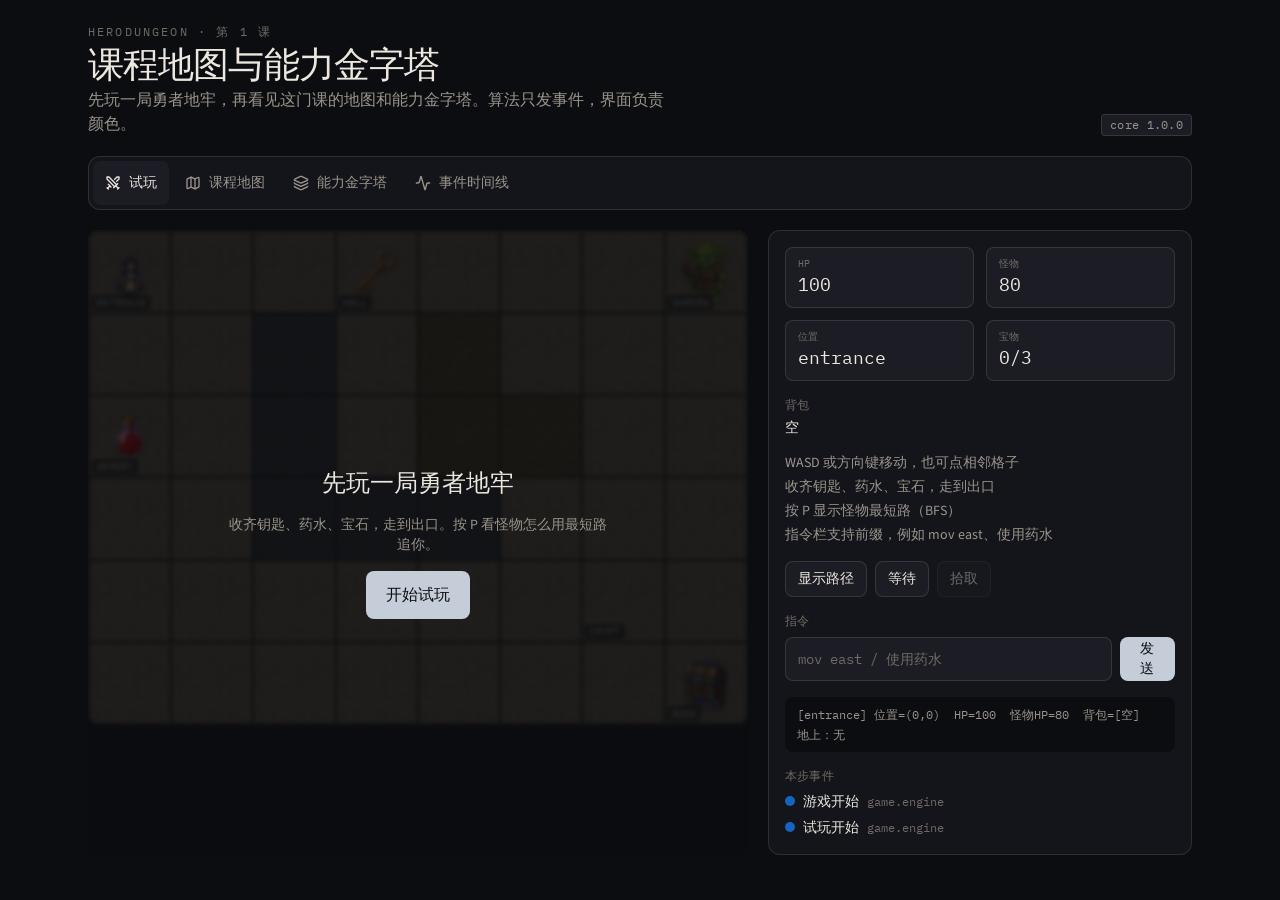
<file: index.html>
<!doctype html>
<html lang="zh-CN">
  <head>
    <meta charset="UTF-8" />
    <meta name="viewport" content="width=device-width, initial-scale=1" />
    <title>HeroDungeon</title>
    <meta
      name="description"
      content="课堂网页版：先玩一局勇者地牢，再看见 M1–M5 算法。"
    />
    <meta name="theme-color" content="#0c0d10" />
    <link rel="icon" type="image/svg+xml" href="./favicon.svg" />
    <link rel="preconnect" href="https://fonts.googleapis.com" />
    <link rel="preconnect" href="https://fonts.gstatic.com" crossorigin />
    <link
      rel="stylesheet"
      href="https://fonts.googleapis.com/css2?family=Fraunces:opsz,wght@9..144,500;9..144,600&family=IBM+Plex+Mono:wght@400;500&family=Source+Sans+3:ital,wght@0,400;0,500;0,600;1,400&display=swap"
    />
    <script type="module" crossorigin src="/assets/index-BgdLxYh9.js"></script>
    <link rel="stylesheet" crossorigin href="/assets/index-Dg4jQtIw.css">
  </head>
  <body>
    <div id="root"></div>
  </body>
</html>
</file>
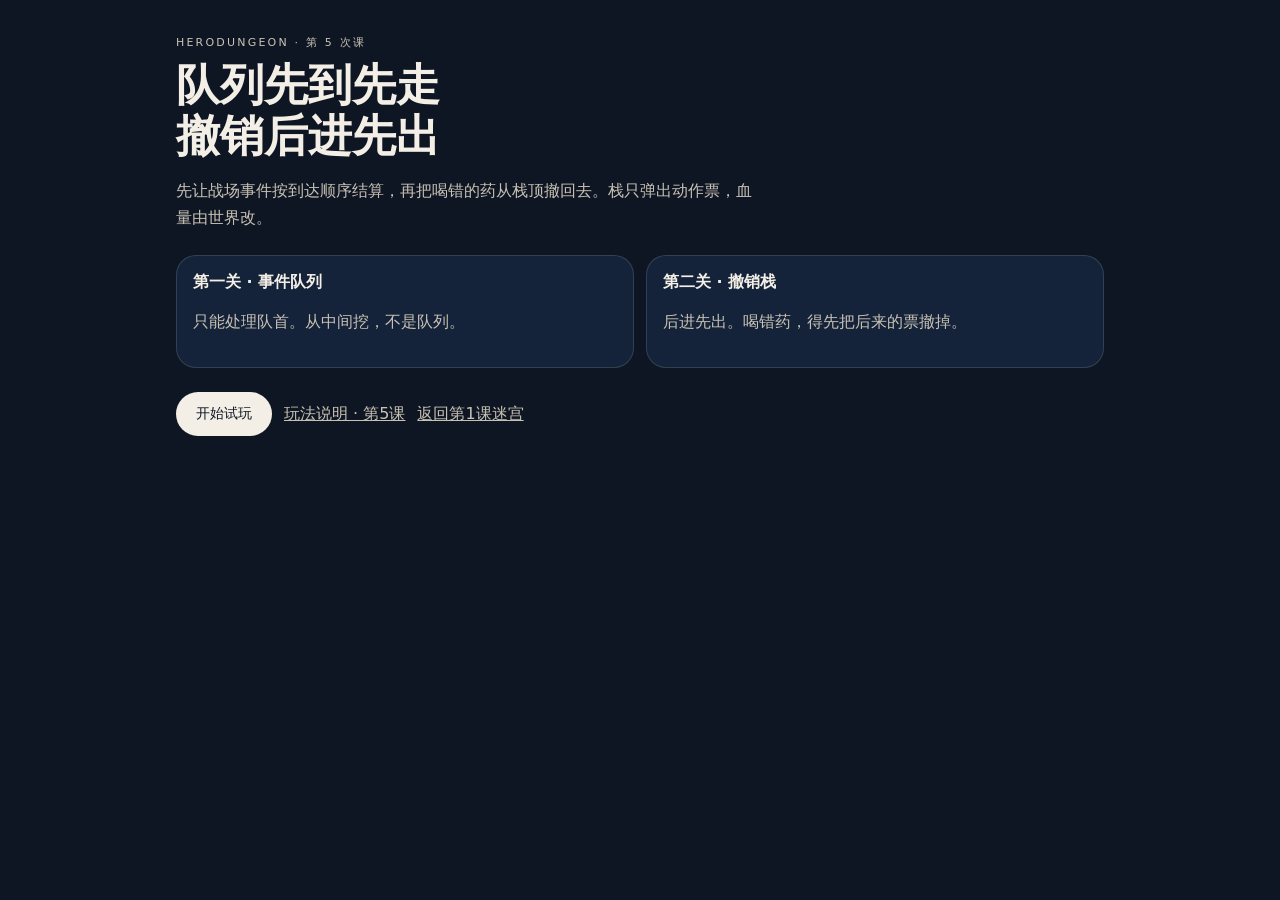
<file: lesson-05/index.html>
<!DOCTYPE html>
<html lang="zh-CN">
<head>
<meta charset="utf-8" />
<meta name="viewport" content="width=device-width, initial-scale=1" />
<title>勇者地牢 · 第5课 · 队列与撤销</title>
<link rel="icon" href="../favicon.svg" />
<style>
:root{--bg:#0e1624;--elev:#16263d;--surface:#1c2d48;--cream:#f4efe6;--dim:#c9c2b4;--coral:#e8624d;--ink:#0e1624;--border:rgba(244,239,230,.14)}
*{box-sizing:border-box}html,body{margin:0;min-height:100%;background:var(--bg);color:var(--cream);font-family:"IBM Plex Sans","Noto Sans SC",system-ui,sans-serif}
button:not(:disabled){cursor:pointer}.wrap{max-width:960px;margin:0 auto;padding:24px 16px 48px}
.kicker{font-size:11px;letter-spacing:.2em;color:var(--dim)}h1,h2{font-family:"Noto Serif SC","Songti SC",serif;font-weight:600;margin:8px 0 0}h1{font-size:clamp(28px,5vw,44px);line-height:1.15}h2{font-size:26px}
.muted{color:var(--dim);line-height:1.65}.grid2{display:grid;gap:12px;margin:24px 0}@media(min-width:640px){.grid2{grid-template-columns:1fr 1fr}}
.card{border:1px solid var(--border);background:rgba(22,38,61,.86);border-radius:20px;padding:16px}
.row{display:flex;flex-wrap:wrap;gap:12px;align-items:center;margin-top:24px}
.btn{height:44px;border-radius:999px;border:0;padding:0 20px;font-size:14px;font-weight:500}.btn-p{background:var(--cream);color:var(--ink)}.btn-g{background:transparent;color:var(--cream);border:1px solid var(--border)}.btn:disabled{background:var(--surface);color:var(--dim);cursor:not-allowed}
.hud{display:flex;flex-wrap:wrap;justify-content:space-between;gap:16px;align-items:end}.bars{display:grid;grid-template-columns:1fr 1fr;gap:10px;width:min(100%,320px)}
.barbox{border:1px solid var(--border);background:rgba(22,38,61,.85);border-radius:16px;padding:8px 10px}.barbox .t{display:flex;justify-content:space-between;font-size:11px;color:var(--dim)}
.bar{height:6px;background:var(--surface);border-radius:99px;margin-top:6px;overflow:hidden}.bar>i{display:block;height:100%;border-radius:99px;background:var(--cream);width:0;transition:width .25s}.bar.danger>i{background:var(--coral)}
.arena{display:flex;justify-content:space-between;align-items:end;min-height:180px;padding:12px 8px}.portrait{width:132px;height:132px;border-radius:50%;overflow:hidden;border:1px solid var(--border);background:var(--elev)}.portrait img{width:100%;height:100%;object-fit:cover;object-position:50% 18%}
.queue{display:flex;gap:10px;overflow-x:auto;min-height:110px}.ticket{min-width:148px;flex:1;border-radius:18px;border:1px solid var(--border);background:var(--surface);color:var(--dim);padding:12px 14px;text-align:left}.ticket.front{background:var(--cream);color:var(--ink);border-color:var(--cream)}.ticket small{display:block;font-size:11px;opacity:.7}.ticket b{display:block;margin-top:6px;font-family:"Noto Serif SC",serif;font-size:18px;font-weight:600}
.stack{display:flex;flex-direction:column-reverse;gap:8px;min-height:180px}
.flash{position:fixed;left:50%;bottom:20px;transform:translateX(-50%);width:min(36rem,calc(100% - 2rem));background:rgba(22,38,61,.96);border:1px solid var(--border);border-radius:20px;padding:12px 16px;text-align:center;font-size:14px;pointer-events:none}
a{color:var(--dim)}.shake{animation:shake .36s}@keyframes shake{25%{transform:translateX(-5px)}75%{transform:translateX(5px)}}
</style></head><body><div class="wrap" id="app"></div>
<script>
const ADA="../assets/sprites/hero.png";const GOB="../assets/sprites/goblin.png";
const EVENTS=[{id:"guard",title:"格挡",kind:"guard"},{id:"smash",title:"哥布林重击",kind:"smash"},{id:"slash",title:"反击一剑",kind:"slash"}];
const ACTS=[{id:"slash",title:"挥剑"},{id:"potion",title:"喝药"},{id:"map",title:"翻图"}];
const S={screen:"boot",ada:80,gob:40,adaMax:80,gobMax:40,queue:[],arrived:0,blocked:false,stagger:false,log:"战场安静。事件会从右边进队。",flash:"",stack:[],done:{},goal:"play",shake:false};
function say(t){S.log=t;S.flash=t;render();clearTimeout(say._t);say._t=setTimeout(()=>{S.flash="";render();},2200)}
function hp(label,v,max,danger){const pct=Math.max(0,Math.min(100,(v/max)*100));return `<div class="barbox"><div class="t"><span>${label}</span><span>${v}/${max}</span></div><div class="bar ${danger?"danger":""}"><i style="width:${pct}%"></i></div></div>`}
function arena(){return `<div class="arena"><div class="portrait"><img src="${ADA}" alt="Ada"></div><div class="portrait"><img src="${GOB}" alt="哥布林"></div></div>`}
function hud(kicker,title){return `<div class="hud"><div><p class="kicker">${kicker}</p><h2>${title}</h2></div><div class="bars">${hp("Ada",S.ada,S.adaMax)}${hp("哥布林",S.gob,S.gobMax,true)}</div></div>`}
function boot(){return `<p class="kicker">HERODUNGEON · 第 5 次课</p><h1>队列先到先走<br>撤销后进先出</h1><p class="muted" style="max-width:36rem;margin-top:16px">先让战场事件按到达顺序结算，再把喝错的药从栈顶撤回去。栈只弹出动作票，血量由世界改。</p><div class="grid2"><div class="card"><b>第一关 · 事件队列</b><p class="muted">只能处理队首。从中间挖，不是队列。</p></div><div class="card"><b>第二关 · 撤销栈</b><p class="muted">后进先出。喝错药，得先把后来的票撤掉。</p></div></div><div class="row"><button class="btn btn-p" data-act="start">开始试玩</button><a href="how-to.html">玩法说明 · 第5课</a><a href="../">返回第1课迷宫</a></div>`}
function enqueueTick(){if(S.screen!=="stage1"||S.arrived>=EVENTS.length)return;S.queue.push({...EVENTS[S.arrived]});S.arrived+=1;say("进队（队尾）："+S.queue[S.queue.length-1].title);if(S.arrived<EVENTS.length)setTimeout(enqueueTick,700)}
function apply(ev){if(ev.kind==="guard"){S.blocked=true;say("格挡成功。下一击会打在盾上。");return"ok"}if(ev.kind==="smash"){if(S.blocked){S.stagger=true;say("重击打在盾上。哥布林破绻。");return"ok"}S.ada=0;say("没有格挡。重击把你打穿了。");return"fail"}if(S.stagger){S.gob=0;say("反击命中。哥布林倒下。");return"win"}S.ada=0;say("哥布林没有破绻。你空挥一剑，被反击打倒。");return"fail"}
function processFront(){if(!S.queue.length){say("队列是空的。先等事件进队。");return}const ev=S.queue.shift();const r=apply(ev);if(r==="fail")setTimeout(()=>{S.screen="fail";render()},700);if(r==="win")setTimeout(()=>{S.screen="win1";render()},700);render()}
function clickCard(i){if(i!==0){S.shake=true;say("队列只出队首。从中间挖，是 O(n) 的乱序，不是队列。");setTimeout(()=>{S.shake=false;render()},360);return}processFront()}
function playAnti(){S.queue=EVENTS.map(e=>({...e}));S.arrived=3;S.blocked=false;S.stagger=false;S.ada=80;S.gob=40;say("反例：从队尾往前挖。看血条。");const order=[...EVENTS].reverse();order.forEach((ev,i)=>{setTimeout(()=>{say("乱序结算："+ev.title);if(ev.kind==="smash")S.ada=0;if(i===order.length-1)setTimeout(()=>{S.screen="fail";render()},500);render()},700*(i+1))});render()}
function stage1(){const tickets=S.queue.length?S.queue.map((ev,i)=>`<button class="ticket ${i===0?"front":""}" data-card="${i}"><small>${i===0?"队首 · 点我结算":"第 "+(i+1)+" 件"}</small><b>${ev.title}</b></button>`).join(""):`<p class="muted" style="align-self:center">队列空。事件正从右边进来。</p>`;return `${hud("第一关 · FIFO 事件队列","只能处理最先到达的那一件")}${arena()}<section class="card" style="margin-top:12px"><div style="display:flex;justify-content:space-between;font-size:12px;color:var(--dim)"><span>EVENT QUEUE · 左 = 队首</span><span>len ${S.queue.length}</span></div><div class="queue" style="margin-top:10px">${tickets}</div><div class="row"><button class="btn btn-p" data-act="front">处理队首</button><button class="btn btn-g" data-act="anti">看反例：从队尾乱挖</button></div></section><p class="muted" style="margin-top:14px">${S.log}</p>`}
function fail(){return `<p class="kicker" style="color:var(--coral)">FAILED · 顺序错了</p><h2>后发生的事被提前结算</h2><p class="muted">格挡还在队里，重击却先落地。这就是把队列当成栈来弹。</p><div class="row"><button class="btn btn-p" data-act="retry1">按队列再来一次</button></div>`}
function win1(){return `<p class="kicker">CLEARED · FIFO</p><h2>先到先走，盾才来得及</h2><p class="muted">你按队首弹出了：格挡 → 重击 → 反击。同一组事件若从队尾挖，你会先空挥，再被打穿。</p><div class="card muted" style="margin-top:16px">记住：<b style="color:var(--cream)">队列一端进、一端出。</b> 从中间点一张牌，不是 EventQueue。</div><div class="row"><button class="btn btn-p" data-act="to2">下一关 · 撤销</button><button class="btn btn-g" data-act="retry1">重打第一关</button></div>`}
function reset1(){S.screen="stage1";S.ada=80;S.gob=40;S.adaMax=80;S.gobMax=40;S.queue=[];S.arrived=0;S.blocked=false;S.stagger=false;S.log="战场安静。事件会从右边进队。";render();setTimeout(enqueueTick,500)}
function perform(id){if(S.goal!=="play"||S.done[id])return;const act=ACTS.find(a=>a.id===id);S.stack.push(act);S.done[id]=true;if(id==="slash"){S.gob=0;say("挥剑。哥布林倒下。栈顶多了一张『挥剑』票。世界改了血，栈没有存血。")}if(id==="potion"){S.ada+=20;say("喝药。Ada 50→70。票进栈。栈不知道 70 这个数字。")}if(id==="map")say("翻图。不改血量，只留下一张票在栈顶。");if(S.done.slash&&S.done.potion&&S.done.map){S.goal="undo";say("药要留给 Boss。按撤销。栈只能弹栈顶——先翻图，再喝药。")}render()}
function undo(){if(!S.stack.length){say("栈是空的。");return}const popped=S.stack.pop();if(popped.id==="potion"){S.ada-=20;say("弹出『喝药』。世界把血从 70 扣回 50。栈自己不改 HP。")}else if(popped.id==="map")say("弹出『翻图』。血量没动——这张票本来就不碰世界。");else{S.gob=40;say("弹出『挥剑』。剑伤被世界收回。通常你不该撤到这里。")}const potionGone=!S.stack.some(t=>t.id==="potion");const swordKept=S.stack.some(t=>t.id==="slash");if(potionGone&&swordKept)setTimeout(()=>{S.screen="clear";render()},900);render()}
function clickTicket(i){if(i!==S.stack.length-1){S.shake=true;say("栈只能弹栈顶。想撤喝药，得先把压在上面的票拿掉。");setTimeout(()=>{S.shake=false;render()},360);return}undo()}
function stage2(){const tickets=S.stack.length?S.stack.map((t,i)=>{const top=i===S.stack.length-1;return `<button class="ticket ${top?"front":""}" data-stk="${i}"><small>${top?"栈顶":"压在下面"}</small><b>${t.title}</b></button>`}).join(""):`<p class="muted">空栈</p>`;const acts=ACTS.map(a=>`<button class="btn btn-p" data-do="${a.id}" ${S.done[a.id]||S.goal!=="play"?"disabled":""}>${a.title}</button>`).join("");return `${hud("第二关 · LIFO 撤销栈",S.goal==="play"?"先做三件事，再按撤销":"药喝错了。只能从栈顶往下撤")}${arena()}<div style="display:grid;gap:12px;margin-top:12px" class="grid2"><section class="card"><p class="kicker">世界 · 血量在这里，不在栈里</p><div class="row">${acts}<button class="btn btn-g" data-act="undo">撤销 · Z</button></div><p class="muted" style="margin-top:12px">${S.goal==="play"?"顺序任意，三件都做完。喝药会把血从 50 加到 70。":"栈顶是最后做的那件。点下面不是栈顶的票，会被拒绝。"}</p></section><aside class="card"><p class="kicker">UNDO STACK · 上 = 栈顶</p><div class="stack">${tickets}</div></aside></div>`}
function clearView(){return `<p class="kicker">ESCAPED · 第 5 课通关</p><h2>带走这三句话去写作业</h2><div class="card" style="margin-top:16px"><b>队列</b><p class="muted">先到先走。格挡必须在重击之前出队。</p></div><div class="card" style="margin-top:10px"><b>栈</b><p class="muted">后进先出。喝错药，先把压在上面的票撤掉。</p></div><div class="card" style="margin-top:10px"><b>职责</b><p class="muted">栈只记动作票，不存血量。扣血、回血是世界干的。</p></div><p class="muted" style="margin-top:16px">仓库今晚只改 stack.py。课件里的 do/undo 对照仓库的 push/pop。空栈要抛错，不要返回 None。</p><div class="row"><button class="btn btn-p" data-act="reboot">再玩一遍</button><a href="../">返回第1课迷宫</a></div>`}
function view(){if(S.screen==="boot")return boot();if(S.screen==="stage1")return stage1();if(S.screen==="fail")return fail();if(S.screen==="win1")return win1();if(S.screen==="stage2")return stage2();return clearView()}
function render(){const app=document.getElementById("app");app.className="wrap"+(S.shake?" shake":"");app.innerHTML=view()+(S.flash?`<div class="flash">${S.flash}</div>`:"")}
document.getElementById("app").addEventListener("click",e=>{const t=e.target.closest("[data-act],[data-card],[data-do],[data-stk]");if(!t)return;if(t.dataset.act==="start"||t.dataset.act==="retry1")return reset1();if(t.dataset.act==="front")return processFront();if(t.dataset.act==="anti")return playAnti();if(t.dataset.act==="to2"){S.screen="stage2";S.ada=50;S.gob=40;S.adaMax=80;S.gobMax=40;S.stack=[];S.done={};S.goal="play";S.flash="";return render()}if(t.dataset.act==="undo")return undo();if(t.dataset.act==="reboot"){S.screen="boot";return render()}if(t.dataset.card!=null)return clickCard(Number(t.dataset.card));if(t.dataset.do)return perform(t.dataset.do);if(t.dataset.stk!=null)return clickTicket(Number(t.dataset.stk))});
window.addEventListener("keydown",e=>{if((e.key==="z"||e.key==="Z")&&S.screen==="stage2"){e.preventDefault();undo()}});
render();
</script></body></html>
</file>
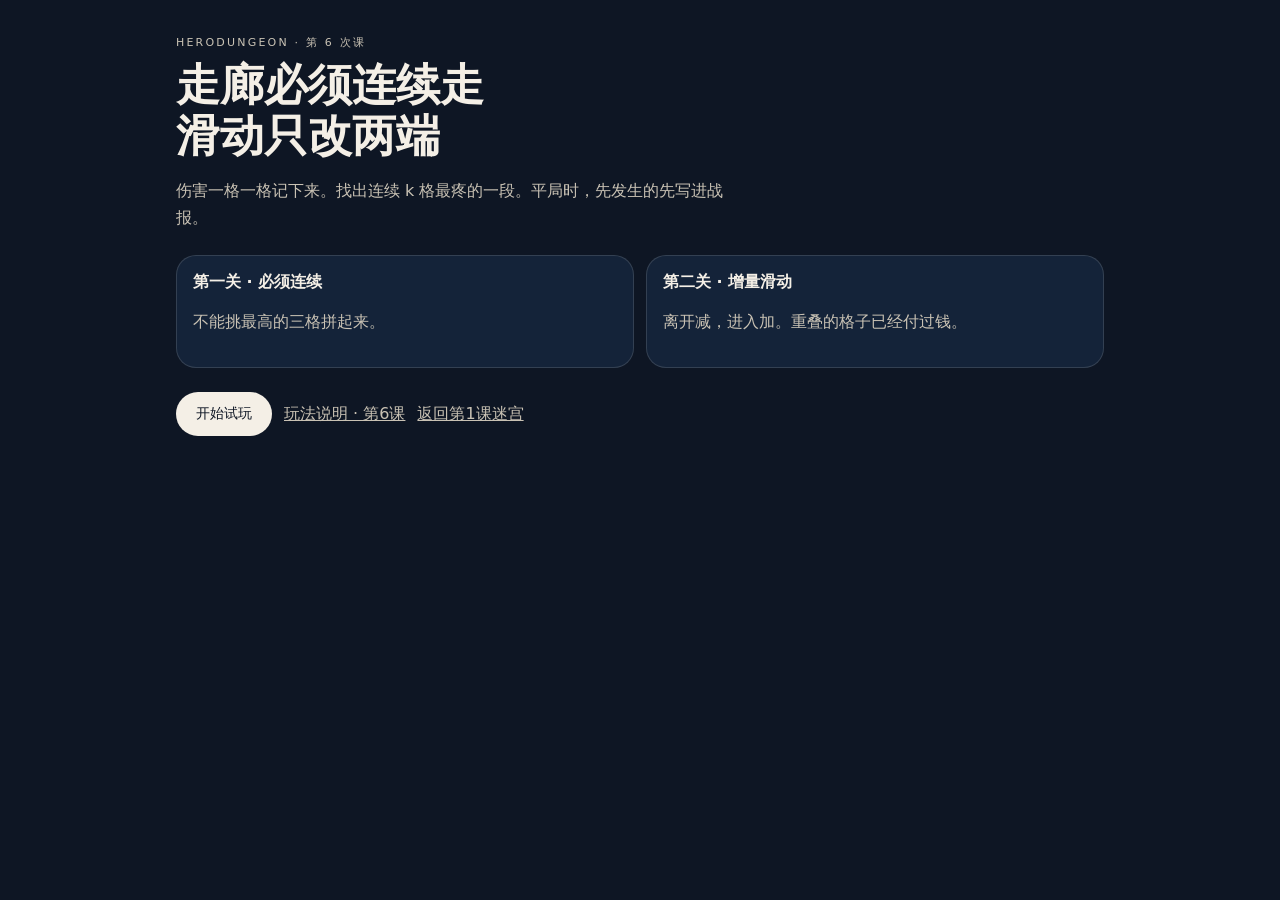
<file: lesson-06/index.html>
<!DOCTYPE html>
<html lang="zh-CN">
<head>
<meta charset="utf-8"/>
<meta name="viewport" content="width=device-width,initial-scale=1"/>
<title>勇者地牢 · 第6课 · 滑窗</title>
<style>
:root{--bg:#0e1624;--elev:#16263d;--surface:#1c2d48;--cream:#f4efe6;--dim:#c9c2b4;--coral:#e8624d;--ink:#0e1624;--border:rgba(244,239,230,.14)}
*{box-sizing:border-box}html,body{margin:0;min-height:100%;background:var(--bg);color:var(--cream);font-family:"IBM Plex Sans","Noto Sans SC",system-ui,sans-serif}
button:not(:disabled){cursor:pointer}.wrap{max-width:960px;margin:0 auto;padding:24px 16px 48px}
.kicker{font-size:11px;letter-spacing:.2em;color:var(--dim)}h1,h2{font-family:"Noto Serif SC",serif;font-weight:600;margin:8px 0 0}h1{font-size:clamp(28px,5vw,44px);line-height:1.15}h2{font-size:26px}
.muted{color:var(--dim);line-height:1.65}.grid2{display:grid;gap:12px;margin:24px 0}@media(min-width:640px){.grid2{grid-template-columns:1fr 1fr}}
.card{border:1px solid var(--border);background:rgba(22,38,61,.86);border-radius:20px;padding:16px}
.row{display:flex;flex-wrap:wrap;gap:12px;align-items:center;margin-top:16px}
.btn{height:44px;border-radius:999px;border:0;padding:0 20px;font-size:14px;font-weight:500}
.btn-p{background:var(--cream);color:var(--ink)}.btn-g{background:transparent;color:var(--cream);border:1px solid var(--border)}.btn-x{background:transparent;color:var(--coral);border:1px solid rgba(232,98,77,.4)}
.stats{display:grid;grid-template-columns:1fr 1fr 1fr;gap:8px;margin:12px 0}
.stat{border:1px solid var(--border);border-radius:16px;padding:8px 10px;font-size:12px;color:var(--dim)}.stat b{display:block;color:var(--cream);font-family:"Noto Serif SC",serif;font-size:20px;font-weight:600}
.corridor{display:flex;gap:8px;overflow-x:auto;padding:4px 0}
.cell{min-width:56px;flex:1;height:88px;border-radius:16px;border:1px solid var(--border);background:var(--surface);color:var(--dim);display:flex;flex-direction:column;align-items:center;justify-content:center;position:relative}
.cell.in{background:var(--cream);color:var(--ink);border-color:var(--cream)}
.cell small{font-size:10px;opacity:.7}.cell b{font-family:"Noto Serif SC",serif;font-size:22px}
.tag{position:absolute;top:-8px;font-size:11px}
.flash{position:fixed;left:50%;bottom:20px;transform:translateX(-50%);width:min(36rem,calc(100% - 2rem));background:rgba(22,38,61,.96);border:1px solid var(--border);border-radius:20px;padding:12px 16px;text-align:center;font-size:14px;pointer-events:none}
a{color:var(--dim)}.shake{animation:shake .36s}@keyframes shake{25%{transform:translateX(-5px)}75%{transform:translateX(5px)}}
</style></head><body><div class="wrap" id="app"></div>
<script>
const LOG=[4,11,3,9,21,2,7,15,6,8],K=3,TIE=[5,1,5,1,5,1],TK=2;
const winAt=(log,k,s)=>{const v=log.slice(s,s+k);return {start:s,values:v,sum:v.reduce((a,b)=>a+b,0)}};
const nWin=(n,k)=>n-k+1;
const BEST=(()=>{let bs=0,b=winAt(LOG,K,0).sum;for(let i=1;i<nWin(LOG.length,K);i++){const s=winAt(LOG,K,i).sum;if(s>b){b=s;bs=i}}return {start:bs,sum:b}})();
const S={screen:"boot",start:0,sum:0,bestS:0,bestSum:0,ops:16,slides:0,leave:null,enter:null,flash:"",shake:false};
function say(t){S.flash=t;render();clearTimeout(say._t);say._t=setTimeout(()=>{S.flash="";render()},2200)}
function corridor(log,k,start){return `<div class="corridor">${log.map((v,i)=>{const inn=i>=start&&i<start+k;const lv=S.leave===i,en=S.enter===i;return `<div class="cell ${inn?"in":""}">${lv?`<span class="tag" style="color:var(--coral)">−${v}</span>`:""}${en?`<span class="tag" style="color:var(--cream)">+${v}</span>`:""}<small>格 ${i}</small><b>${v}</b></div>`}).join("")}</div>`}
function boot(){return `<p class="kicker">HERODUNGEON · 第 6 次课</p><h1>走廊必须连续走<br>滑动只改两端</h1><p class="muted" style="max-width:36rem;margin-top:16px">伤害一格一格记下来。找出连续 k 格最疼的一段。平局时，先发生的先写进战报。</p><div class="grid2"><div class="card"><b>第一关 · 必须连续</b><p class="muted">不能挑最高的三格拼起来。</p></div><div class="card"><b>第二关 · 增量滑动</b><p class="muted">离开减，进入加。重叠的格子已经付过钱。</p></div></div><div class="row"><button class="btn btn-p" data-act="s1">开始试玩</button><a href="how-to.html">玩法说明 · 第6课</a><a href="../">返回第1课迷宫</a></div>`}
function fail(title,body,retry){return `<p class="kicker" style="color:var(--coral)">FAILED</p><h2>${title}</h2><p class="muted">${body}</p><div class="row"><button class="btn btn-p" data-act="${retry}">再来一次</button></div>`}
function win(k,t,b,n,r){return `<p class="kicker">${k}</p><h2>${t}</h2><p class="muted">${b}</p><div class="row"><button class="btn btn-p" data-act="${n}">下一关</button><button class="btn btn-g" data-act="${r}">重打</button></div>`}
function stage1(){const w=winAt(LOG,K,S.start);return `<p class="kicker">第一关 · 窗口必须连续</p><h2>找出连续 3 格最疼的一段</h2><p class="muted">左右滑动这扇窗。不能把 21、15、11 拼起来。</p><section class="card" style="margin-top:16px"><div style="display:flex;justify-content:space-between;font-size:12px;color:var(--dim)"><span>DAMAGE LOG · k = 3</span><span>当前和 ${w.sum} · 起点 ${w.start}</span></div>${corridor(LOG,K,S.start)}<div class="row"><button class="btn btn-g" data-act="l">左滑</button><button class="btn btn-g" data-act="r">右滑</button><button class="btn btn-p" data-act="lock">锁定这一段</button><button class="btn btn-x" data-act="cherry">反例：挑 21 · 15 · 11</button></div></section>`}
function stage2(){return `<p class="kicker">第二关 · 增量滑动</p><h2>离开减，进入加</h2><p class="muted">加法次数有限。滑一步只付两次算术。</p><div class="stats"><div class="stat">当前和<b>${S.sum}</b></div><div class="stat">最优<b>${S.bestSum}</b><span> 起点 ${S.bestS}</span></div><div class="stat">加法次数<b>${S.ops}</b></div></div><section class="card">${corridor(LOG,K,S.start)}<div class="row"><button class="btn btn-p" data-act="inc">滑一步 · −离开 +进入</button><button class="btn btn-x" data-act="brute">反例：重加算这一扇</button></div><p class="muted" style="margin-top:10px">已滑 ${S.slides} / ${nWin(LOG.length,K)-1} 步</p></section>`}
function stage3(){const w=winAt(TIE,TK,S.start);return `<p class="kicker">第三关 · 平局留更早</p><h2>同样疼，先发生的先记下</h2><p class="muted">每一扇窗都是 6。只有严格更大才换最优。</p><section class="card" style="margin-top:16px"><div style="display:flex;justify-content:space-between;font-size:12px;color:var(--dim)"><span>k = 2 · 当前和 ${w.sum}</span><span>最优起点 ${S.bestS}</span></div>${corridor(TIE,TK,S.start)}<div class="row"><button class="btn btn-p" data-act="tslide">${S.start>=nWin(TIE.length,TK)-1?"确认战报":"滑一步"}</button><button class="btn btn-x" data-act="tiebad">反例：这一扇也是 6，换成它</button></div></section>`}
function clear(){return `<p class="kicker">ESCAPED · 第 6 课通关</p><h2>带走这三句话去写作业</h2><div class="card" style="margin-top:16px"><b>连续</b><p class="muted">窗口必须是相邻的 k 格。</p></div><div class="card" style="margin-top:10px"><b>增量</b><p class="muted">离开减、进入加。不要重加算。</p></div><div class="card" style="margin-top:10px"><b>平局</b><p class="muted">只有严格更大才换最优。同样疼，先发生的先写进战报。</p></div><p class="muted" style="margin-top:16px">仓库今晚只改 sliding_window.py。测试要看到 window_init、每一次 window_slide，以及 window_best。</p><div class="row"><button class="btn btn-p" data-act="boot">再玩一遍</button><a href="../">返回第1课迷宫</a></div>`}
function view(){if(S.screen==="boot")return boot();if(S.screen==="s1")return stage1();if(S.screen==="s1f")return fail("那不是走廊上走过的一段","21、15、11 是三格最高的伤害，但它们不相邻。","s1");if(S.screen==="s1w")return win("CLEARED · 连续窗口","最疼的是 格 2–4","3 + 9 + 21 = 33。不能跳格挑 15。","s2go","s1");if(S.screen==="s2")return stage2();if(S.screen==="s2f")return fail("加法次数用完了","每一扇窗口都从头加一遍，重叠的格子被加了两次。","s2go");if(S.screen==="s2w")return win("CLEARED · 增量","离开减，进入加","窗从 0 滑到 1：减掉离开的 4，加上进入的 9。","s3go","s2go");if(S.screen==="s3")return stage3();if(S.screen==="s3f")return fail("同样疼，先发生的先写进战报","新窗口只有严格更大才换最优。相等时留下起点 0。","s3go");return clear()}
function render(){const app=document.getElementById("app");app.className="wrap"+(S.shake?" shake":"");app.innerHTML=view()+(S.flash?`<div class="flash">${S.flash}</div>`:"")}
function last(){return nWin(LOG.length,K)-1}
function slide1(dir){const n=S.start+dir;if(n<0||n>last()){S.shake=true;say("窗口不能越界。长度始终是 3 格。");setTimeout(()=>{S.shake=false;render()},360);return}S.start=n;render()}
function lock(){if(S.start===BEST.start)S.screen="s1w";else{S.shake=true;say("还不是最疼的一段。继续滑。");setTimeout(()=>{S.shake=false;render()},360);return}render()}
function s2go(){S.screen="s2";S.start=0;S.sum=winAt(LOG,K,0).sum;S.bestS=0;S.bestSum=S.sum;S.ops=16;S.slides=0;S.leave=null;S.enter=null;render()}
function inc(){if(S.start>=last()){if(S.bestS===BEST.start)S.screen="s2w";else say("已经到尽头。最优应该是起点 2、和 33。");render();return}if(S.ops<2){S.screen="s2f";render();return}const leave=LOG[S.start],enter=LOG[S.start+K],ns=S.start+1,nsum=S.sum-leave+enter;S.leave=S.start;S.enter=S.start+K;S.sum=nsum;S.start=ns;S.ops-=2;S.slides+=1;if(nsum>S.bestSum){S.bestS=ns;S.bestSum=nsum;say(`滑一步：−${leave} +${enter} = ${nsum}。严格更大，记下起点 ${ns}。`)}else say(`滑一步：−${leave} +${enter} = ${nsum}。没有更疼，最优仍是起点 ${S.bestS}。`);if(S.start===last()&&S.bestS===BEST.start)S.screen="s2w";render();setTimeout(()=>{S.leave=null;S.enter=null;render()},700)}
function brute(){if(S.start>=last()){say("已经到尽头。");return}if(S.ops<K){S.screen="s2f";render();return}const ns=S.start+1,w=winAt(LOG,K,ns);S.ops-=K;S.start=ns;S.sum=w.sum;S.slides+=1;S.shake=true;say(`重加算：把 ${w.values.join("+")} 又加了一遍。`);if(w.sum>S.bestSum){S.bestS=w.start;S.bestSum=w.sum}if(S.ops<=0&&ns<last())S.screen="s2f";render();setTimeout(()=>{S.shake=false;render()},360)}
function s3go(){S.screen="s3";S.start=0;S.bestS=0;S.leave=null;S.enter=null;render()}
function tslide(){const lastT=nWin(TIE.length,TK)-1;if(S.start>=lastT){S.screen=S.bestS===0?"clear":"s3f";render();return}const ns=S.start+1,snap=winAt(TIE,TK,ns);if(snap.sum>winAt(TIE,TK,S.bestS).sum){S.bestS=ns;say(`和 ${snap.sum} 严格更大，换成起点 ${ns}。`)}else say(`和仍是 ${snap.sum}。相等不换，最优仍是更早的起点 ${S.bestS}。`);S.start=ns;render()}
document.getElementById("app").addEventListener("click",e=>{const t=e.target.closest("[data-act]");if(!t)return;const a=t.dataset.act;if(a==="boot"){S.screen="boot";render();return}if(a==="s1"){S.screen="s1";S.start=0;render();return}if(a==="l")return slide1(-1);if(a==="r")return slide1(1);if(a==="lock")return lock();if(a==="cherry"){S.screen="s1f";render();return}if(a==="s2go")return s2go();if(a==="inc")return inc();if(a==="brute")return brute();if(a==="s3go")return s3go();if(a==="tslide")return tslide();if(a==="tiebad"){S.screen="s3f";render();return}});
window.addEventListener("keydown",e=>{if(S.screen!=="s1")return;if(e.key==="ArrowLeft"||e.key==="a"||e.key==="A"){e.preventDefault();slide1(-1)}if(e.key==="ArrowRight"||e.key==="d"||e.key==="D"){e.preventDefault();slide1(1)}});
render();
</script></body></html>
</file>
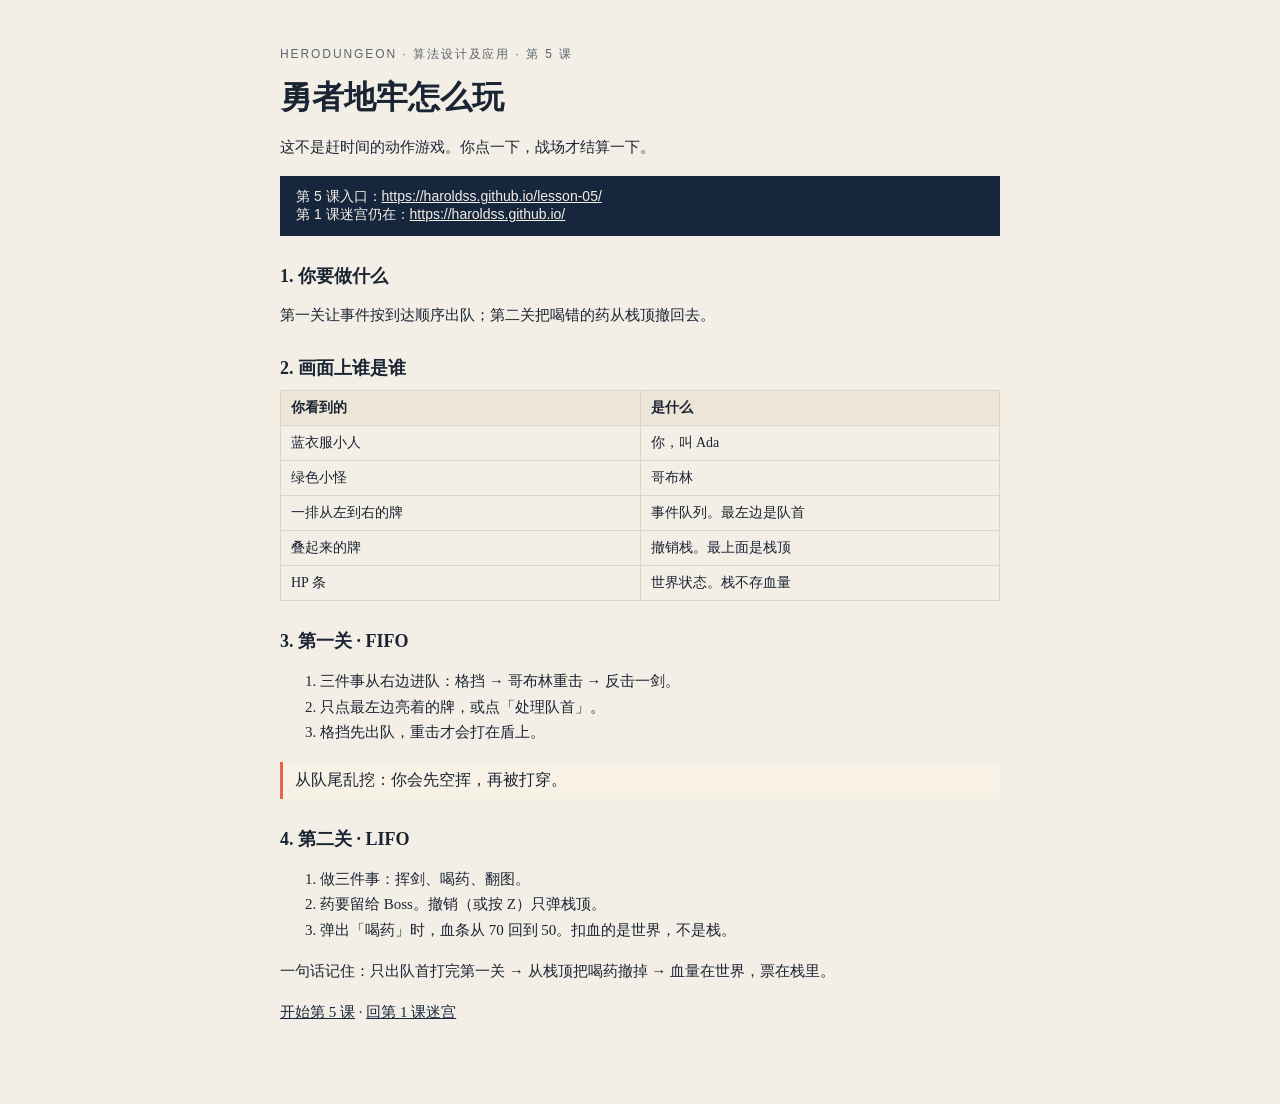
<file: lesson-05/how-to.html>
<!DOCTYPE html>
<html lang="zh-CN">
<head>
<meta charset="utf-8" />
<meta name="viewport" content="width=device-width, initial-scale=1" />
<title>勇者地牢怎么玩 · 第5课</title>
<style>
  body { margin: 0; background: #f4efe6; color: #1a2433; font-family: "Noto Serif SC", "Songti SC", serif; }
  main { max-width: 720px; margin: 0 auto; padding: 32px 20px 64px; }
  .kicker { font-size: 12px; letter-spacing: .16em; color: #5c6470; font-family: sans-serif; }
  h1 { font-size: 32px; margin: 8px 0 12px; }
  h2 { font-size: 18px; margin: 28px 0 10px; }
  p, li { line-height: 1.7; font-size: 15px; }
  .banner { background: #16263d; color: #f4efe6; padding: 12px 16px; font-family: sans-serif; font-size: 14px; }
  table { width: 100%; border-collapse: collapse; margin: 8px 0 16px; }
  th, td { border: 1px solid #ddd4c4; padding: 8px 10px; text-align: left; font-size: 14px; }
  th { background: #ede6d8; width: 28%; }
  .callout { border-left: 3px solid #e8624d; padding: 8px 12px; background: #f8f1e6; margin: 16px 0; }
  a { color: #16263d; }
</style>
</head>
<body>
<main>
  <p class="kicker">HERODUNGEON · 算法设计及应用 · 第 5 课</p>
  <h1>勇者地牢怎么玩</h1>
  <p>这不是赶时间的动作游戏。你点一下，战场才结算一下。</p>
  <div class="banner">第 5 课入口：<a style="color:#f4efe6" href="./">https://haroldss.github.io/lesson-05/</a><br>第 1 课迷宫仍在：<a style="color:#f4efe6" href="../">https://haroldss.github.io/</a></div>
  <h2>1. 你要做什么</h2>
  <p>第一关让事件按到达顺序出队；第二关把喝错的药从栈顶撤回去。</p>
  <h2>2. 画面上谁是谁</h2>
  <table>
    <tr><th>你看到的</th><th>是什么</th></tr>
    <tr><td>蓝衣服小人</td><td>你，叫 Ada</td></tr>
    <tr><td>绿色小怪</td><td>哥布林</td></tr>
    <tr><td>一排从左到右的牌</td><td>事件队列。最左边是队首</td></tr>
    <tr><td>叠起来的牌</td><td>撤销栈。最上面是栈顶</td></tr>
    <tr><td>HP 条</td><td>世界状态。栈不存血量</td></tr>
  </table>
  <h2>3. 第一关 · FIFO</h2>
  <ol>
    <li>三件事从右边进队：格挡 → 哥布林重击 → 反击一剑。</li>
    <li>只点最左边亮着的牌，或点「处理队首」。</li>
    <li>格挡先出队，重击才会打在盾上。</li>
  </ol>
  <div class="callout">从队尾乱挖：你会先空挥，再被打穿。</div>
  <h2>4. 第二关 · LIFO</h2>
  <ol>
    <li>做三件事：挥剑、喝药、翻图。</li>
    <li>药要留给 Boss。撤销（或按 Z）只弹栈顶。</li>
    <li>弹出「喝药」时，血条从 70 回到 50。扣血的是世界，不是栈。</li>
  </ol>
  <p>一句话记住：只出队首打完第一关 → 从栈顶把喝药撤掉 → 血量在世界，票在栈里。</p>
  <p><a href="./">开始第 5 课</a> · <a href="../">回第 1 课迷宫</a></p>
</main>
</body>
</html>
</file>
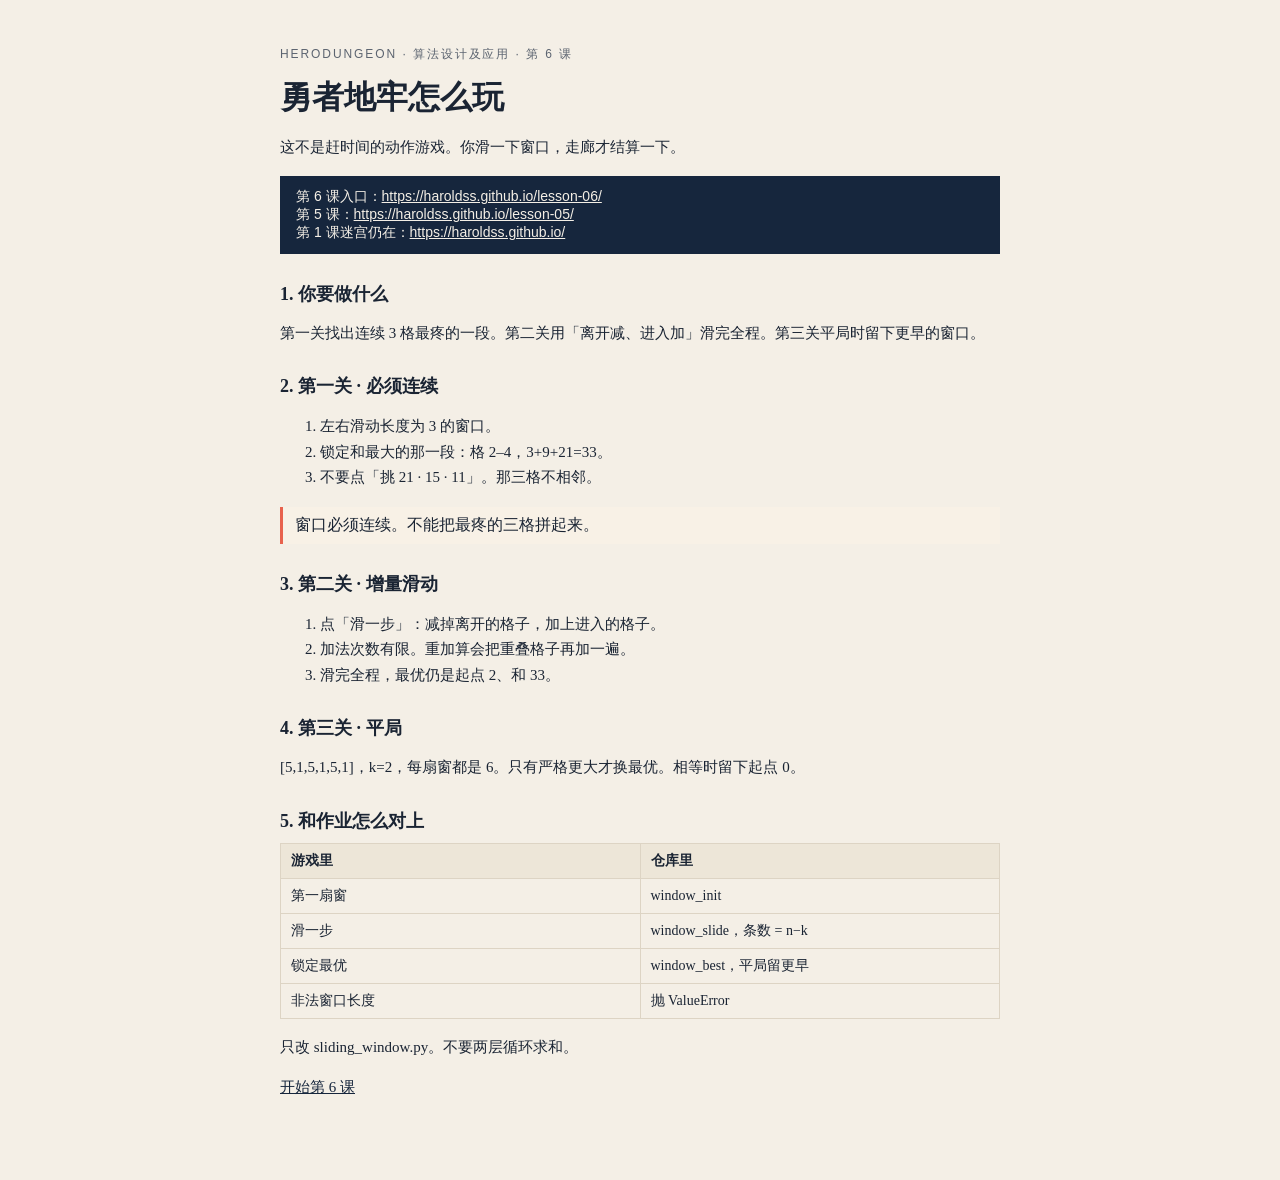
<file: lesson-06/how-to.html>
<!DOCTYPE html>
<html lang="zh-CN">
<head>
<meta charset="utf-8"/>
<meta name="viewport" content="width=device-width,initial-scale=1"/>
<title>勇者地牢怎么玩 · 第6课</title>
<style>
body{margin:0;background:#f4efe6;color:#1a2433;font-family:"Noto Serif SC","Songti SC",serif}
main{max-width:720px;margin:0 auto;padding:32px 20px 64px}
.kicker{font-size:12px;letter-spacing:.16em;color:#5c6470;font-family:sans-serif}
h1{font-size:32px;margin:8px 0 12px}h2{font-size:18px;margin:28px 0 10px}
p,li{line-height:1.7;font-size:15px}
.banner{background:#16263d;color:#f4efe6;padding:12px 16px;font-family:sans-serif;font-size:14px}
table{width:100%;border-collapse:collapse;margin:8px 0 16px}
th,td{border:1px solid #ddd4c4;padding:8px 10px;text-align:left;font-size:14px}
th{background:#ede6d8;width:32%}
.callout{border-left:3px solid #e8624d;padding:8px 12px;background:#f8f1e6;margin:16px 0}
a{color:#16263d}
</style>
</head>
<body>
<main>
<p class="kicker">HERODUNGEON · 算法设计及应用 · 第 6 课</p>
<h1>勇者地牢怎么玩</h1>
<p>这不是赶时间的动作游戏。你滑一下窗口，走廊才结算一下。</p>
<div class="banner">第 6 课入口：<a style="color:#f4efe6" href="./">https://haroldss.github.io/lesson-06/</a><br>第 5 课：<a style="color:#f4efe6" href="../lesson-05/">https://haroldss.github.io/lesson-05/</a><br>第 1 课迷宫仍在：<a style="color:#f4efe6" href="../">https://haroldss.github.io/</a></div>
<h2>1. 你要做什么</h2>
<p>第一关找出连续 3 格最疼的一段。第二关用「离开减、进入加」滑完全程。第三关平局时留下更早的窗口。</p>
<h2>2. 第一关 · 必须连续</h2>
<ol>
<li>左右滑动长度为 3 的窗口。</li>
<li>锁定和最大的那一段：格 2–4，3+9+21=33。</li>
<li>不要点「挑 21 · 15 · 11」。那三格不相邻。</li>
</ol>
<div class="callout">窗口必须连续。不能把最疼的三格拼起来。</div>
<h2>3. 第二关 · 增量滑动</h2>
<ol>
<li>点「滑一步」：减掉离开的格子，加上进入的格子。</li>
<li>加法次数有限。重加算会把重叠格子再加一遍。</li>
<li>滑完全程，最优仍是起点 2、和 33。</li>
</ol>
<h2>4. 第三关 · 平局</h2>
<p>[5,1,5,1,5,1]，k=2，每扇窗都是 6。只有严格更大才换最优。相等时留下起点 0。</p>
<h2>5. 和作业怎么对上</h2>
<table>
<tr><th>游戏里</th><th>仓库里</th></tr>
<tr><td>第一扇窗</td><td>window_init</td></tr>
<tr><td>滑一步</td><td>window_slide，条数 = n−k</td></tr>
<tr><td>锁定最优</td><td>window_best，平局留更早</td></tr>
<tr><td>非法窗口长度</td><td>抛 ValueError</td></tr>
</table>
<p>只改 sliding_window.py。不要两层循环求和。</p>
<p><a href="./">开始第 6 课</a></p>
</main>
</body>
</html>
</file>
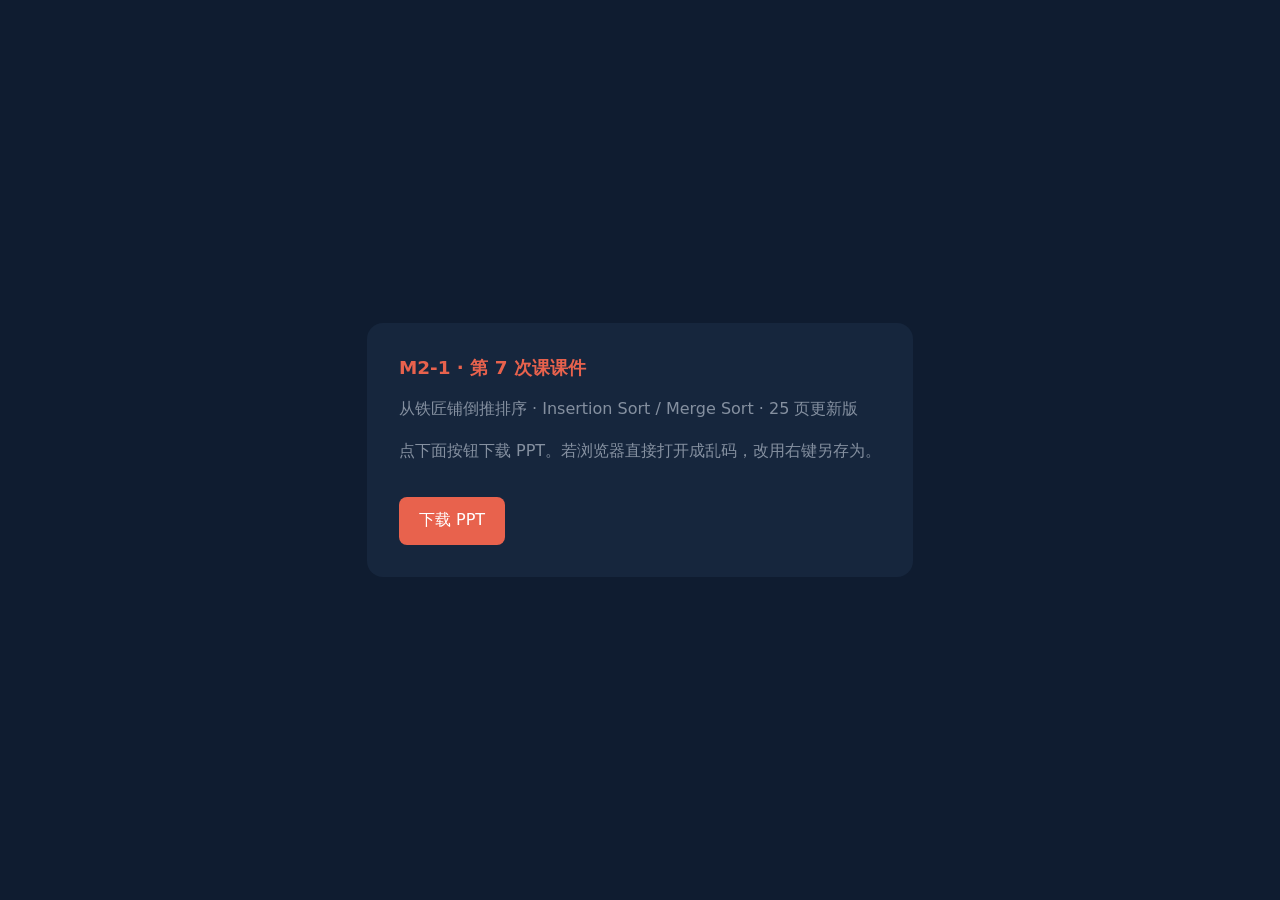
<file: slides/lesson-07.html>
<!DOCTYPE html>
<html lang="zh-CN">
<head>
<meta charset="utf-8"/>
<meta name="viewport" content="width=device-width,initial-scale=1"/>
<title>第7课课件下载</title>
<style>
body{margin:0;font-family:system-ui,sans-serif;background:#0F1C30;color:#F4EFE6;display:flex;min-height:100vh;align-items:center;justify-content:center}
.card{max-width:36rem;padding:2rem;background:#16263D;border-radius:16px}
h1{color:#E8624D;font-size:1.15rem;margin:0 0 .6rem}
p{color:#8590A0;line-height:1.65}
a.btn{display:inline-block;margin-top:1rem;background:#E8624D;color:#fff;padding:.85rem 1.25rem;border-radius:8px;text-decoration:none}
</style>
</head>
<body>
<div class="card">
<h1>M2-1 · 第 7 次课课件</h1>
<p>从铁匠铺倒推排序 · Insertion Sort / Merge Sort · 25 页更新版</p>
<p>点下面按钮下载 PPT。若浏览器直接打开成乱码，改用右键另存为。</p>
<a class="btn" href="./M2-1_从铁匠铺倒推排序_第7次课课件.pptx" download>下载 PPT</a>
</div>
</body>
</html>
</file>
<file: assets/index-Dg4jQtIw.css>
/*! tailwindcss v4.3.3 | MIT License | https://tailwindcss.com */
@layer properties{@supports (((-webkit-hyphens:none)) and (not (margin-trim:inline))) or ((-moz-orient:inline) and (not (color:rgb(from red r g b)))){*,:before,:after,::backdrop{--tw-border-style:solid;--tw-leading:initial;--tw-font-weight:initial;--tw-tracking:initial;--tw-ordinal:initial;--tw-slashed-zero:initial;--tw-numeric-figure:initial;--tw-numeric-spacing:initial;--tw-numeric-fraction:initial;--tw-blur:initial;--tw-brightness:initial;--tw-contrast:initial;--tw-grayscale:initial;--tw-hue-rotate:initial;--tw-invert:initial;--tw-opacity:initial;--tw-saturate:initial;--tw-sepia:initial;--tw-drop-shadow:initial;--tw-drop-shadow-color:initial;--tw-drop-shadow-alpha:100%;--tw-drop-shadow-size:initial;--tw-backdrop-blur:initial;--tw-backdrop-brightness:initial;--tw-backdrop-contrast:initial;--tw-backdrop-grayscale:initial;--tw-backdrop-hue-rotate:initial;--tw-backdrop-invert:initial;--tw-backdrop-opacity:initial;--tw-backdrop-saturate:initial;--tw-backdrop-sepia:initial;--tw-duration:initial;--tw-ease:initial;--tw-outline-style:solid}}}@layer theme{:root,:host{--font-sans:"Source Sans 3", "Segoe UI", system-ui, sans-serif;--font-mono:"IBM Plex Mono", ui-monospace, monospace;--color-black:#000;--spacing:.25rem;--container-sm:24rem;--container-xl:36rem;--container-6xl:72rem;--text-xs:.75rem;--text-xs--line-height:calc(1 / .75);--text-sm:.875rem;--text-sm--line-height:calc(1.25 / .875);--text-base:1rem;--text-base--line-height:calc(1.5 / 1);--text-lg:1.125rem;--text-lg--line-height:calc(1.75 / 1.125);--text-xl:1.25rem;--text-xl--line-height:calc(1.75 / 1.25);--text-2xl:1.5rem;--text-2xl--line-height:calc(2 / 1.5);--text-3xl:1.875rem;--text-3xl--line-height:calc(2.25 / 1.875);--text-4xl:2.25rem;--text-4xl--line-height:calc(2.5 / 2.25);--font-weight-medium:500;--tracking-tight:-.025em;--tracking-wide:.025em;--leading-relaxed:1.625;--radius-xs:4px;--radius-sm:8px;--radius-md:12px;--radius-lg:16px;--drop-shadow-md:0 3px 3px #0000001f;--drop-shadow-lg:0 4px 4px #00000026;--ease-out:cubic-bezier(0, 0, .2, 1);--default-transition-duration:.15s;--default-transition-timing-function:cubic-bezier(.4, 0, .2, 1);--default-font-family:var(--font-sans);--default-mono-font-family:var(--font-mono);--font-display:"Fraunces", "Times New Roman", serif;--color-bg:#0c0d10;--color-surface:#14151a;--color-elevated:#1c1d24;--color-fg:#ece8e0;--color-muted:#9a958c;--color-subtle:#6f6b64;--color-accent:#c5cdd8;--color-accent-fg:#0c0d10;--color-border:#ece8e01f}@supports (color:color-mix(in lab, red, red)){:root,:host{--color-border:color-mix(in oklab, var(--color-fg) 12%, transparent)}}:root,:host{--color-border-strong:#ece8e038}@supports (color:color-mix(in lab, red, red)){:root,:host{--color-border-strong:color-mix(in oklab, var(--color-fg) 22%, transparent)}}:root,:host{--color-success:#6f8f78;--color-danger:#b45a4e;--color-path:#7eb0c8}}@layer base{*,:after,:before,::backdrop{box-sizing:border-box;border:0 solid;margin:0;padding:0}::file-selector-button{box-sizing:border-box;border:0 solid;margin:0;padding:0}html,:host{-webkit-text-size-adjust:100%;tab-size:4;line-height:1.5;font-family:var(--default-font-family,-apple-system, BlinkMacSystemFont, "Segoe UI", Roboto, "Helvetica Neue", "Noto Sans", Arial, sans-serif, "Apple Color Emoji", "Segoe UI Emoji", "Segoe UI Symbol", "Noto Color Emoji");font-feature-settings:var(--default-font-feature-settings,normal);font-variation-settings:var(--default-font-variation-settings,normal);-webkit-tap-highlight-color:transparent}hr{height:0;color:inherit;border-top-width:1px}abbr:where([title]){-webkit-text-decoration:underline dotted;text-decoration:underline dotted}h1,h2,h3,h4,h5,h6{font-size:inherit;font-weight:inherit}a{color:inherit;-webkit-text-decoration:inherit;-webkit-text-decoration:inherit;-webkit-text-decoration:inherit;-webkit-text-decoration:inherit;text-decoration:inherit}b,strong{font-weight:bolder}code,kbd,samp,pre{font-family:var(--default-mono-font-family,ui-monospace, SFMono-Regular, Menlo, Monaco, Consolas, "Liberation Mono", "Courier New", monospace);font-feature-settings:var(--default-mono-font-feature-settings,normal);font-variation-settings:var(--default-mono-font-variation-settings,normal);font-size:1em}small{font-size:80%}sub,sup{vertical-align:baseline;font-size:75%;line-height:0;position:relative}sub{bottom:-.25em}sup{top:-.5em}table{text-indent:0;border-color:inherit;border-collapse:collapse}:-moz-focusring:where(:not(iframe)){outline:auto}progress{vertical-align:baseline}summary{display:list-item}ol,ul,menu{list-style:none}img,svg,video,canvas,audio,iframe,embed,object{vertical-align:middle;display:block}img,video{max-width:100%;height:auto}button,input,select,optgroup,textarea{font:inherit;font-feature-settings:inherit;font-variation-settings:inherit;letter-spacing:inherit;color:inherit;opacity:1;background-color:#0000;border-radius:0}::file-selector-button{font:inherit;font-feature-settings:inherit;font-variation-settings:inherit;letter-spacing:inherit;color:inherit;opacity:1;background-color:#0000;border-radius:0}:where(select:is([multiple],[size])) optgroup{font-weight:bolder}:where(select:is([multiple],[size])) optgroup option{padding-inline-start:20px}::file-selector-button{margin-inline-end:4px}::placeholder{opacity:1}@supports (not ((-webkit-appearance:-apple-pay-button))) or (contain-intrinsic-size:1px){::placeholder{color:currentColor}@supports (color:color-mix(in lab, red, red)){::placeholder{color:color-mix(in oklab, currentcolor 50%, transparent)}}}textarea{resize:vertical}::-webkit-search-decoration{-webkit-appearance:none}::-webkit-date-and-time-value{min-height:1lh;text-align:inherit}::-webkit-datetime-edit{display:inline-flex}::-webkit-datetime-edit-fields-wrapper{padding:0}::-webkit-datetime-edit{padding-block:0}::-webkit-datetime-edit-year-field{padding-block:0}::-webkit-datetime-edit-month-field{padding-block:0}::-webkit-datetime-edit-day-field{padding-block:0}::-webkit-datetime-edit-hour-field{padding-block:0}::-webkit-datetime-edit-minute-field{padding-block:0}::-webkit-datetime-edit-second-field{padding-block:0}::-webkit-datetime-edit-millisecond-field{padding-block:0}::-webkit-datetime-edit-meridiem-field{padding-block:0}::-webkit-calendar-picker-indicator{line-height:1}:-moz-ui-invalid{box-shadow:none}button,input:where([type=button],[type=reset],[type=submit]){appearance:button}::file-selector-button{appearance:button}::-webkit-inner-spin-button{height:auto}::-webkit-outer-spin-button{height:auto}[hidden]:where(:not([hidden=until-found])){display:none!important}html,body,#app,#root{min-height:100%}body{background:var(--color-bg);color:var(--color-fg);font-family:var(--font-sans);-webkit-font-smoothing:antialiased;-moz-osx-font-smoothing:grayscale;margin:0;line-height:1.5}h1,h2,h3{text-wrap:balance}p{text-wrap:pretty}button:not(:disabled),[role=button]:not(:disabled){cursor:pointer}}@layer components;@layer utilities{.visible{visibility:visible}.sr-only{clip-path:inset(50%);white-space:nowrap;border-width:0;width:1px;height:1px;margin:-1px;padding:0;position:absolute;overflow:hidden}.absolute{position:absolute}.relative{position:relative}.inset-0{inset:0}.inset-\[2\%\]{inset:2%}.inset-\[4\%\]{inset:4%}.inset-\[12\%\]{inset:12%}.inset-\[18\%\]{inset:18%}.bottom-0\.5{bottom:calc(var(--spacing) * .5)}.left-0\.5{left:calc(var(--spacing) * .5)}.mx-auto{margin-inline:auto}.mt-0\.5{margin-top:calc(var(--spacing) * .5)}.mt-1{margin-top:var(--spacing)}.mt-2{margin-top:calc(var(--spacing) * 2)}.mt-3{margin-top:calc(var(--spacing) * 3)}.ml-2{margin-left:calc(var(--spacing) * 2)}.contents{display:contents}.flex{display:flex}.grid{display:grid}.inline-flex{display:inline-flex}.table{display:table}.size-2\.5{width:calc(var(--spacing) * 2.5);height:calc(var(--spacing) * 2.5)}.size-3{width:calc(var(--spacing) * 3);height:calc(var(--spacing) * 3)}.size-4{width:calc(var(--spacing) * 4);height:calc(var(--spacing) * 4)}.size-5{width:calc(var(--spacing) * 5);height:calc(var(--spacing) * 5)}.size-11{width:calc(var(--spacing) * 11);height:calc(var(--spacing) * 11)}.size-\[64\%\]{width:64%;height:64%}.size-\[76\%\]{width:76%;height:76%}.size-\[92\%\]{width:92%;height:92%}.size-\[96\%\]{width:96%;height:96%}.size-full{width:100%;height:100%}.h-9{height:calc(var(--spacing) * 9)}.h-11{height:calc(var(--spacing) * 11)}.h-12{height:calc(var(--spacing) * 12)}.min-h-0{min-height:0}.min-h-9{min-height:calc(var(--spacing) * 9)}.min-h-11{min-height:calc(var(--spacing) * 11)}.min-h-12{min-height:calc(var(--spacing) * 12)}.min-h-dvh{min-height:100dvh}.w-40{width:calc(var(--spacing) * 40)}.w-fit{width:fit-content}.w-full{width:100%}.max-w-6xl{max-width:var(--container-6xl)}.max-w-prose{max-width:65ch}.max-w-sm{max-width:var(--container-sm)}.max-w-xl{max-width:var(--container-xl)}.min-w-0{min-width:0}.shrink-0{flex-shrink:0}.cursor-not-allowed{cursor:not-allowed}.grid-cols-2{grid-template-columns:repeat(2,minmax(0,1fr))}.grid-cols-3{grid-template-columns:repeat(3,minmax(0,1fr))}.flex-col{flex-direction:column}.flex-wrap{flex-wrap:wrap}.items-baseline{align-items:baseline}.items-center{align-items:center}.items-start{align-items:flex-start}.justify-center{justify-content:center}.gap-1{gap:var(--spacing)}.gap-1\.5{gap:calc(var(--spacing) * 1.5)}.gap-2{gap:calc(var(--spacing) * 2)}.gap-3{gap:calc(var(--spacing) * 3)}.gap-4{gap:calc(var(--spacing) * 4)}.gap-5{gap:calc(var(--spacing) * 5)}.gap-6{gap:calc(var(--spacing) * 6)}.overflow-hidden{overflow:hidden}.overflow-x-auto{overflow-x:auto}.rounded-full{border-radius:2147483647px}.rounded-lg{border-radius:var(--radius-lg)}.rounded-md{border-radius:var(--radius-md)}.rounded-sm{border-radius:var(--radius-sm)}.rounded-xs{border-radius:var(--radius-xs)}.border{border-style:var(--tw-border-style);border-width:1px}.border-black\/30{border-color:#0000004d}@supports (color:color-mix(in lab, red, red)){.border-black\/30{border-color:color-mix(in oklab, var(--color-black) 30%, transparent)}}.border-border{border-color:var(--color-border)}.border-border-strong{border-color:var(--color-border-strong)}.border-danger\/40{border-color:#b45a4e66}@supports (color:color-mix(in lab, red, red)){.border-danger\/40{border-color:color-mix(in oklab, var(--color-danger) 40%, transparent)}}.border-success\/40{border-color:#6f8f7866}@supports (color:color-mix(in lab, red, red)){.border-success\/40{border-color:color-mix(in oklab, var(--color-success) 40%, transparent)}}.bg-accent{background-color:var(--color-accent)}.bg-bg{background-color:var(--color-bg)}.bg-bg\/70{background-color:#0c0d10b3}@supports (color:color-mix(in lab, red, red)){.bg-bg\/70{background-color:color-mix(in oklab, var(--color-bg) 70%, transparent)}}.bg-bg\/80{background-color:#0c0d10cc}@supports (color:color-mix(in lab, red, red)){.bg-bg\/80{background-color:color-mix(in oklab, var(--color-bg) 80%, transparent)}}.bg-bg\/85{background-color:#0c0d10d9}@supports (color:color-mix(in lab, red, red)){.bg-bg\/85{background-color:color-mix(in oklab, var(--color-bg) 85%, transparent)}}.bg-danger{background-color:var(--color-danger)}.bg-danger\/15{background-color:#b45a4e26}@supports (color:color-mix(in lab, red, red)){.bg-danger\/15{background-color:color-mix(in oklab, var(--color-danger) 15%, transparent)}}.bg-elevated{background-color:var(--color-elevated)}.bg-path\/35{background-color:#7eb0c859}@supports (color:color-mix(in lab, red, red)){.bg-path\/35{background-color:color-mix(in oklab, var(--color-path) 35%, transparent)}}.bg-success\/15{background-color:#6f8f7826}@supports (color:color-mix(in lab, red, red)){.bg-success\/15{background-color:color-mix(in oklab, var(--color-success) 15%, transparent)}}.bg-surface{background-color:var(--color-surface)}.object-contain{object-fit:contain}.object-cover{object-fit:cover}.p-0{padding:0}.p-1{padding:var(--spacing)}.p-3{padding:calc(var(--spacing) * 3)}.p-4{padding:calc(var(--spacing) * 4)}.p-5{padding:calc(var(--spacing) * 5)}.px-1{padding-inline:var(--spacing)}.px-2{padding-inline:calc(var(--spacing) * 2)}.px-3{padding-inline:calc(var(--spacing) * 3)}.px-4{padding-inline:calc(var(--spacing) * 4)}.px-5{padding-inline:calc(var(--spacing) * 5)}.px-6{padding-inline:calc(var(--spacing) * 6)}.py-0\.5{padding-block:calc(var(--spacing) * .5)}.py-2{padding-block:calc(var(--spacing) * 2)}.py-3{padding-block:calc(var(--spacing) * 3)}.py-5{padding-block:calc(var(--spacing) * 5)}.text-center{text-align:center}.font-display{font-family:var(--font-display)}.font-mono{font-family:var(--font-mono)}.text-2xl{font-size:var(--text-2xl);line-height:var(--tw-leading,var(--text-2xl--line-height))}.text-3xl{font-size:var(--text-3xl);line-height:var(--tw-leading,var(--text-3xl--line-height))}.text-base{font-size:var(--text-base);line-height:var(--tw-leading,var(--text-base--line-height))}.text-lg{font-size:var(--text-lg);line-height:var(--tw-leading,var(--text-lg--line-height))}.text-sm{font-size:var(--text-sm);line-height:var(--tw-leading,var(--text-sm--line-height))}.text-xl{font-size:var(--text-xl);line-height:var(--tw-leading,var(--text-xl--line-height))}.text-xs{font-size:var(--text-xs);line-height:var(--tw-leading,var(--text-xs--line-height))}.text-\[9px\]{font-size:9px}.text-\[10px\]{font-size:10px}.leading-relaxed{--tw-leading:var(--leading-relaxed);line-height:var(--leading-relaxed)}.font-medium{--tw-font-weight:var(--font-weight-medium);font-weight:var(--font-weight-medium)}.tracking-\[0\.18em\]{--tw-tracking:.18em;letter-spacing:.18em}.tracking-tight{--tw-tracking:var(--tracking-tight);letter-spacing:var(--tracking-tight)}.tracking-wide{--tw-tracking:var(--tracking-wide);letter-spacing:var(--tracking-wide)}.text-balance{text-wrap:balance}.text-pretty{text-wrap:pretty}.whitespace-pre-wrap{white-space:pre-wrap}.text-accent{color:var(--color-accent)}.text-accent-fg{color:var(--color-accent-fg)}.text-danger{color:var(--color-danger)}.text-fg{color:var(--color-fg)}.text-fg\/90{color:#ece8e0e6}@supports (color:color-mix(in lab, red, red)){.text-fg\/90{color:color-mix(in oklab, var(--color-fg) 90%, transparent)}}.text-muted{color:var(--color-muted)}.text-subtle{color:var(--color-subtle)}.uppercase{text-transform:uppercase}.tabular-nums{--tw-numeric-spacing:tabular-nums;font-variant-numeric:var(--tw-ordinal,) var(--tw-slashed-zero,) var(--tw-numeric-figure,) var(--tw-numeric-spacing,) var(--tw-numeric-fraction,)}.drop-shadow{--tw-drop-shadow-size:drop-shadow(0 1px 2px var(--tw-drop-shadow-color,#0000001a)) drop-shadow(0 1px 1px var(--tw-drop-shadow-color,#0000000f));--tw-drop-shadow:drop-shadow(0 1px 2px #0000001a) drop-shadow(0 1px 1px #0000000f);filter:var(--tw-blur,) var(--tw-brightness,) var(--tw-contrast,) var(--tw-grayscale,) var(--tw-hue-rotate,) var(--tw-invert,) var(--tw-saturate,) var(--tw-sepia,) var(--tw-drop-shadow,)}.drop-shadow-lg{--tw-drop-shadow-size:drop-shadow(0 4px 4px var(--tw-drop-shadow-color,#00000026));--tw-drop-shadow:drop-shadow(var(--drop-shadow-lg));filter:var(--tw-blur,) var(--tw-brightness,) var(--tw-contrast,) var(--tw-grayscale,) var(--tw-hue-rotate,) var(--tw-invert,) var(--tw-saturate,) var(--tw-sepia,) var(--tw-drop-shadow,)}.drop-shadow-md{--tw-drop-shadow-size:drop-shadow(0 3px 3px var(--tw-drop-shadow-color,#0000001f));--tw-drop-shadow:drop-shadow(var(--drop-shadow-md));filter:var(--tw-blur,) var(--tw-brightness,) var(--tw-contrast,) var(--tw-grayscale,) var(--tw-hue-rotate,) var(--tw-invert,) var(--tw-saturate,) var(--tw-sepia,) var(--tw-drop-shadow,)}.backdrop-blur-\[2px\]{--tw-backdrop-blur:blur(2px);-webkit-backdrop-filter:var(--tw-backdrop-blur,) var(--tw-backdrop-brightness,) var(--tw-backdrop-contrast,) var(--tw-backdrop-grayscale,) var(--tw-backdrop-hue-rotate,) var(--tw-backdrop-invert,) var(--tw-backdrop-opacity,) var(--tw-backdrop-saturate,) var(--tw-backdrop-sepia,);backdrop-filter:var(--tw-backdrop-blur,) var(--tw-backdrop-brightness,) var(--tw-backdrop-contrast,) var(--tw-backdrop-grayscale,) var(--tw-backdrop-hue-rotate,) var(--tw-backdrop-invert,) var(--tw-backdrop-opacity,) var(--tw-backdrop-saturate,) var(--tw-backdrop-sepia,)}.transition-\[border-color\]{transition-property:border-color;transition-timing-function:var(--tw-ease,var(--default-transition-timing-function));transition-duration:var(--tw-duration,var(--default-transition-duration))}.transition-\[opacity\,transform\,background-color\,border-color\]{transition-property:opacity,transform,background-color,border-color;transition-timing-function:var(--tw-ease,var(--default-transition-timing-function));transition-duration:var(--tw-duration,var(--default-transition-duration))}.transition-colors{transition-property:color,background-color,border-color,outline-color,text-decoration-color,fill,stroke,--tw-gradient-from,--tw-gradient-via,--tw-gradient-to;transition-timing-function:var(--tw-ease,var(--default-transition-timing-function));transition-duration:var(--tw-duration,var(--default-transition-duration))}.duration-150{--tw-duration:.15s;transition-duration:.15s}.ease-out{--tw-ease:var(--ease-out);transition-timing-function:var(--ease-out)}.outline-none{--tw-outline-style:none;outline-style:none}.select-none{-webkit-user-select:none;user-select:none}.placeholder\:text-subtle::placeholder{color:var(--color-subtle)}@media (hover:hover){.hover\:border-border-strong:hover{border-color:var(--color-border-strong)}.hover\:bg-elevated:hover{background-color:var(--color-elevated)}.hover\:text-fg:hover{color:var(--color-fg)}.hover\:opacity-90:hover{opacity:.9}}.focus\:border-border-strong:focus{border-color:var(--color-border-strong)}.focus-visible\:outline:focus-visible{outline-style:var(--tw-outline-style);outline-width:1px}.focus-visible\:outline-2:focus-visible{outline-style:var(--tw-outline-style);outline-width:2px}.focus-visible\:outline-offset-\[-2px\]:focus-visible{outline-offset:-2px}.focus-visible\:outline-accent:focus-visible{outline-color:var(--color-accent)}.active\:scale-\[0\.98\]:active{scale:.98}.disabled\:pointer-events-none:disabled{pointer-events:none}.disabled\:opacity-40:disabled{opacity:.4}@media (width>=40rem){.sm\:grid-cols-2{grid-template-columns:repeat(2,minmax(0,1fr))}.sm\:grid-cols-3{grid-template-columns:repeat(3,minmax(0,1fr))}.sm\:flex-row{flex-direction:row}.sm\:items-end{align-items:flex-end}.sm\:justify-between{justify-content:space-between}.sm\:p-5{padding:calc(var(--spacing) * 5)}.sm\:px-6{padding-inline:calc(var(--spacing) * 6)}.sm\:py-6{padding-block:calc(var(--spacing) * 6)}.sm\:text-4xl{font-size:var(--text-4xl);line-height:var(--tw-leading,var(--text-4xl--line-height))}.sm\:text-lg{font-size:var(--text-lg);line-height:var(--tw-leading,var(--text-lg--line-height))}.sm\:text-sm{font-size:var(--text-sm);line-height:var(--tw-leading,var(--text-sm--line-height))}.sm\:text-\[10px\]{font-size:10px}}@media (width>=64rem){.lg\:hidden{display:none}.lg\:grid-cols-\[minmax\(0\,1\.4fr\)_minmax\(18rem\,0\.9fr\)\]{grid-template-columns:minmax(0,1.4fr) minmax(18rem,.9fr)}}}@media (prefers-reduced-motion:reduce){*,:before,:after{transition-duration:.01ms!important;animation-duration:.01ms!important}}@property --tw-border-style{syntax:"*";inherits:false;initial-value:solid}@property --tw-leading{syntax:"*";inherits:false}@property --tw-font-weight{syntax:"*";inherits:false}@property --tw-tracking{syntax:"*";inherits:false}@property --tw-ordinal{syntax:"*";inherits:false}@property --tw-slashed-zero{syntax:"*";inherits:false}@property --tw-numeric-figure{syntax:"*";inherits:false}@property --tw-numeric-spacing{syntax:"*";inherits:false}@property --tw-numeric-fraction{syntax:"*";inherits:false}@property --tw-blur{syntax:"*";inherits:false}@property --tw-brightness{syntax:"*";inherits:false}@property --tw-contrast{syntax:"*";inherits:false}@property --tw-grayscale{syntax:"*";inherits:false}@property --tw-hue-rotate{syntax:"*";inherits:false}@property --tw-invert{syntax:"*";inherits:false}@property --tw-opacity{syntax:"*";inherits:false}@property --tw-saturate{syntax:"*";inherits:false}@property --tw-sepia{syntax:"*";inherits:false}@property --tw-drop-shadow{syntax:"*";inherits:false}@property --tw-drop-shadow-color{syntax:"*";inherits:false}@property --tw-drop-shadow-alpha{syntax:"<percentage>";inherits:false;initial-value:100%}@property --tw-drop-shadow-size{syntax:"*";inherits:false}@property --tw-backdrop-blur{syntax:"*";inherits:false}@property --tw-backdrop-brightness{syntax:"*";inherits:false}@property --tw-backdrop-contrast{syntax:"*";inherits:false}@property --tw-backdrop-grayscale{syntax:"*";inherits:false}@property --tw-backdrop-hue-rotate{syntax:"*";inherits:false}@property --tw-backdrop-invert{syntax:"*";inherits:false}@property --tw-backdrop-opacity{syntax:"*";inherits:false}@property --tw-backdrop-saturate{syntax:"*";inherits:false}@property --tw-backdrop-sepia{syntax:"*";inherits:false}@property --tw-duration{syntax:"*";inherits:false}@property --tw-ease{syntax:"*";inherits:false}@property --tw-outline-style{syntax:"*";inherits:false;initial-value:solid}
</file>
